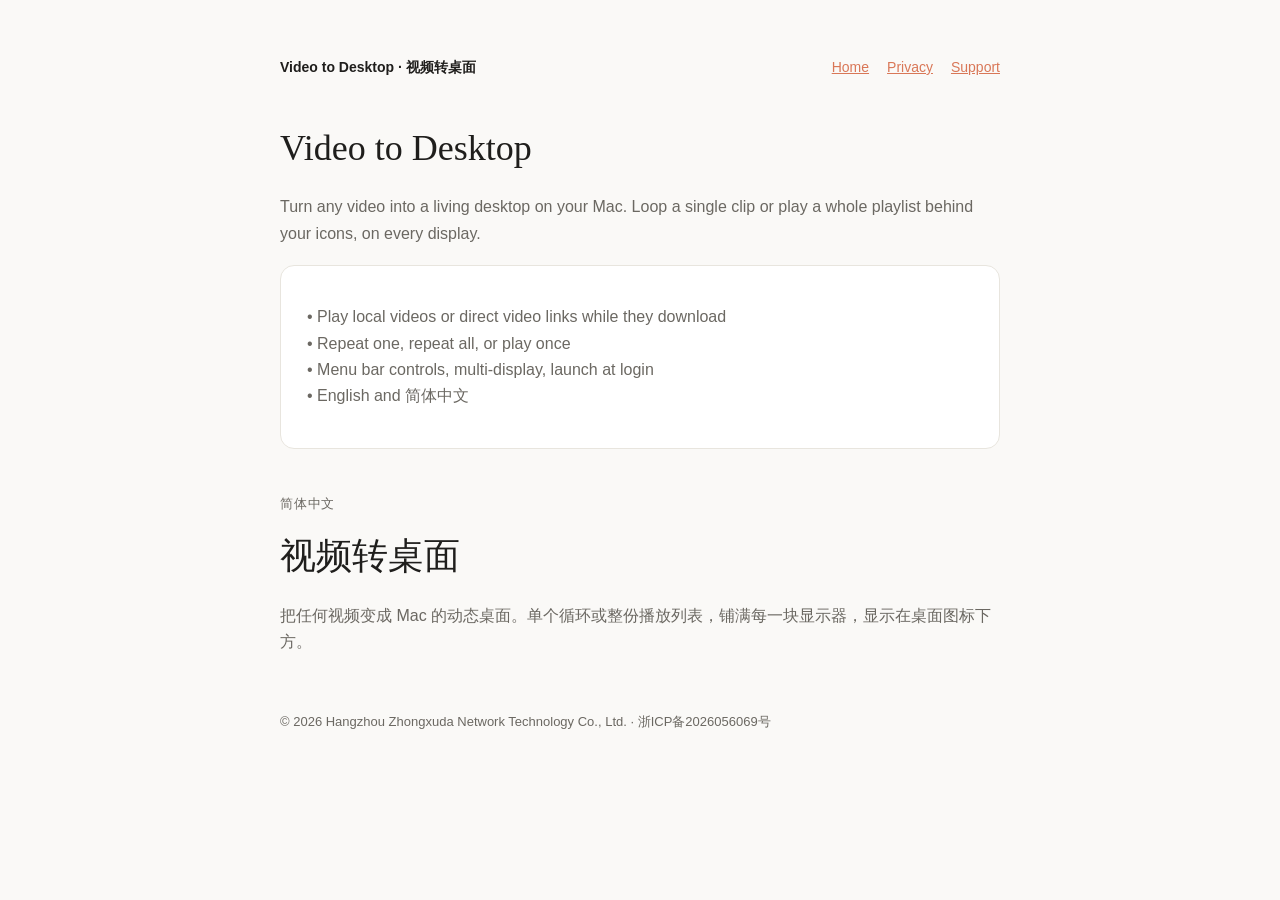
<file: index.html>
<!doctype html><html lang="en"><head><meta charset="utf-8"><meta name="viewport" content="width=device-width,initial-scale=1"><title>Video to Desktop</title><link rel="stylesheet" href="style.css"></head><body><main><nav><b>Video to Desktop · 视频转桌面</b><a href="index.html">Home</a><a href="privacy.html">Privacy</a><a href="support.html">Support</a></nav>
<h1>Video to Desktop</h1><p>Turn any video into a living desktop on your Mac. Loop a single clip or play a whole playlist behind your icons, on every display.</p>
<div class="card"><p>• Play local videos or direct video links while they download<br>• Repeat one, repeat all, or play once<br>• Menu bar controls, multi-display, launch at login<br>• English and 简体中文</p></div>
<p class="lang">简体中文</p><h1>视频转桌面</h1><p>把任何视频变成 Mac 的动态桌面。单个循环或整份播放列表，铺满每一块显示器，显示在桌面图标下方。</p>
<footer>© 2026 Hangzhou Zhongxuda Network Technology Co., Ltd. · 浙ICP备2026056069号</footer></main></body></html>
</file>
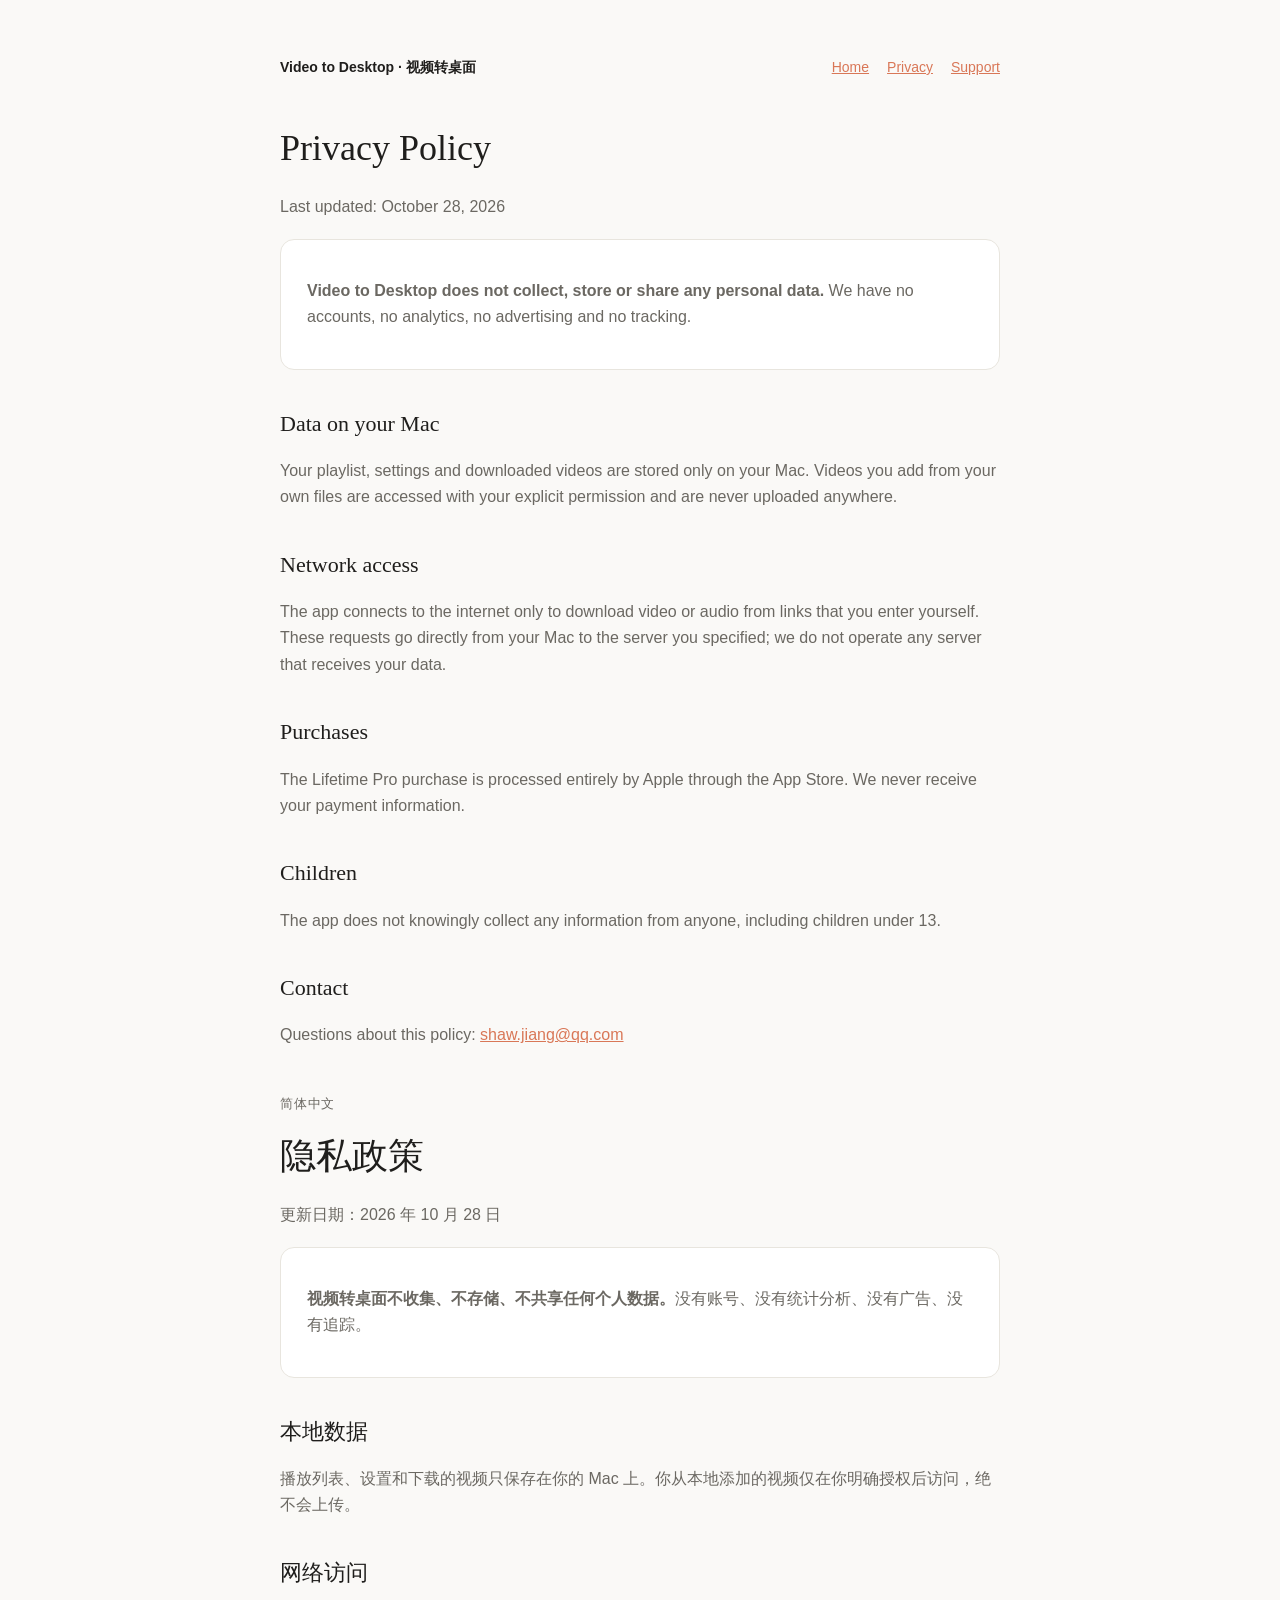
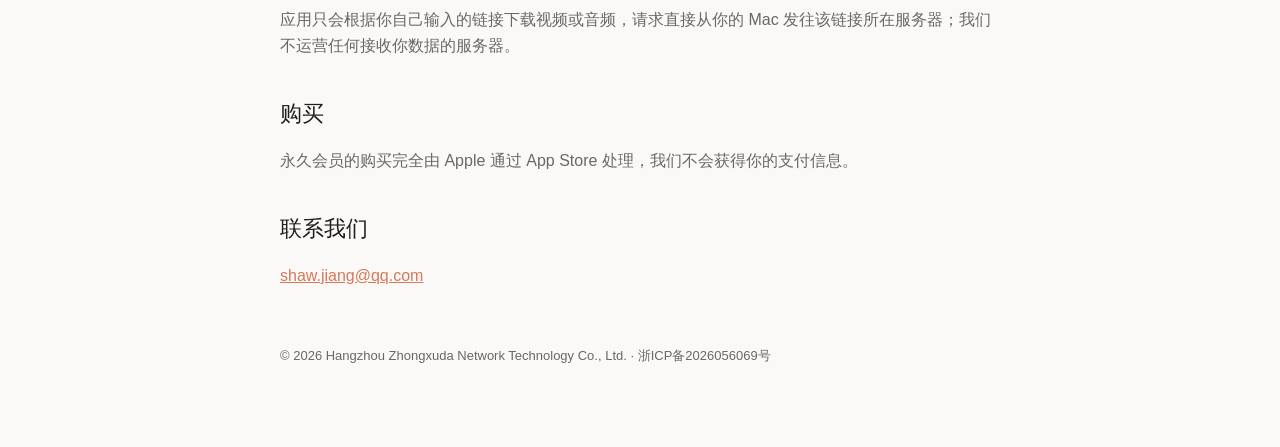
<file: privacy.html>
<!doctype html><html lang="en"><head><meta charset="utf-8"><meta name="viewport" content="width=device-width,initial-scale=1"><title>Privacy Policy · Video to Desktop</title><link rel="stylesheet" href="style.css"></head><body><main><nav><b>Video to Desktop · 视频转桌面</b><a href="index.html">Home</a><a href="privacy.html">Privacy</a><a href="support.html">Support</a></nav>
<h1>Privacy Policy</h1><p>Last updated: October 28, 2026</p>
<div class="card"><p><b>Video to Desktop does not collect, store or share any personal data.</b> We have no accounts, no analytics, no advertising and no tracking.</p></div>
<h2>Data on your Mac</h2><p>Your playlist, settings and downloaded videos are stored only on your Mac. Videos you add from your own files are accessed with your explicit permission and are never uploaded anywhere.</p>
<h2>Network access</h2><p>The app connects to the internet only to download video or audio from links that you enter yourself. These requests go directly from your Mac to the server you specified; we do not operate any server that receives your data.</p>
<h2>Purchases</h2><p>The Lifetime Pro purchase is processed entirely by Apple through the App Store. We never receive your payment information.</p>
<h2>Children</h2><p>The app does not knowingly collect any information from anyone, including children under 13.</p>
<h2>Contact</h2><p>Questions about this policy: <a href="mailto:shaw.jiang@qq.com">shaw.jiang@qq.com</a></p>
<p class="lang">简体中文</p><h1>隐私政策</h1><p>更新日期：2026 年 10 月 28 日</p>
<div class="card"><p><b>视频转桌面不收集、不存储、不共享任何个人数据。</b>没有账号、没有统计分析、没有广告、没有追踪。</p></div>
<h2>本地数据</h2><p>播放列表、设置和下载的视频只保存在你的 Mac 上。你从本地添加的视频仅在你明确授权后访问，绝不会上传。</p>
<h2>网络访问</h2><p>应用只会根据你自己输入的链接下载视频或音频，请求直接从你的 Mac 发往该链接所在服务器；我们不运营任何接收你数据的服务器。</p>
<h2>购买</h2><p>永久会员的购买完全由 Apple 通过 App Store 处理，我们不会获得你的支付信息。</p>
<h2>联系我们</h2><p><a href="mailto:shaw.jiang@qq.com">shaw.jiang@qq.com</a></p>
<footer>© 2026 Hangzhou Zhongxuda Network Technology Co., Ltd. · 浙ICP备2026056069号</footer></main></body></html>
</file>
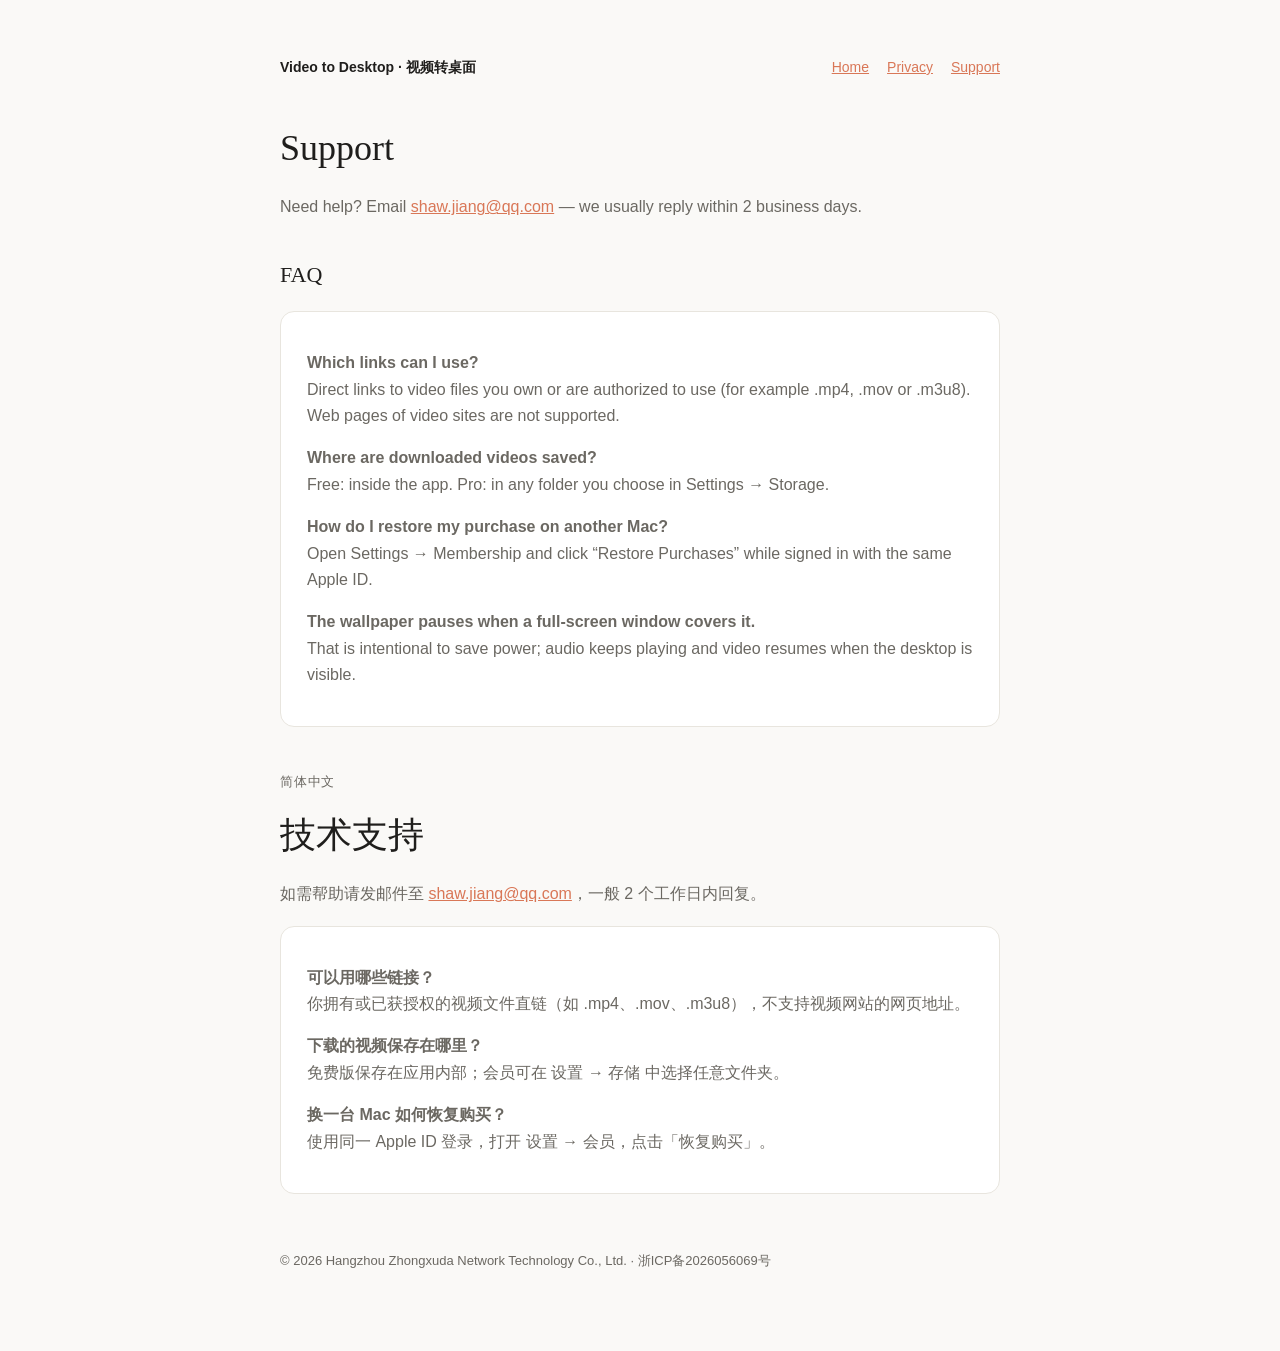
<file: support.html>
<!doctype html><html lang="en"><head><meta charset="utf-8"><meta name="viewport" content="width=device-width,initial-scale=1"><title>Support · Video to Desktop</title><link rel="stylesheet" href="style.css"></head><body><main><nav><b>Video to Desktop · 视频转桌面</b><a href="index.html">Home</a><a href="privacy.html">Privacy</a><a href="support.html">Support</a></nav>
<h1>Support</h1><p>Need help? Email <a href="mailto:shaw.jiang@qq.com">shaw.jiang@qq.com</a> — we usually reply within 2 business days.</p>
<h2>FAQ</h2>
<div class="card"><p><b>Which links can I use?</b><br>Direct links to video files you own or are authorized to use (for example .mp4, .mov or .m3u8). Web pages of video sites are not supported.</p>
<p><b>Where are downloaded videos saved?</b><br>Free: inside the app. Pro: in any folder you choose in Settings → Storage.</p>
<p><b>How do I restore my purchase on another Mac?</b><br>Open Settings → Membership and click “Restore Purchases” while signed in with the same Apple ID.</p>
<p><b>The wallpaper pauses when a full-screen window covers it.</b><br>That is intentional to save power; audio keeps playing and video resumes when the desktop is visible.</p></div>
<p class="lang">简体中文</p><h1>技术支持</h1><p>如需帮助请发邮件至 <a href="mailto:shaw.jiang@qq.com">shaw.jiang@qq.com</a>，一般 2 个工作日内回复。</p>
<div class="card"><p><b>可以用哪些链接？</b><br>你拥有或已获授权的视频文件直链（如 .mp4、.mov、.m3u8），不支持视频网站的网页地址。</p>
<p><b>下载的视频保存在哪里？</b><br>免费版保存在应用内部；会员可在 设置 → 存储 中选择任意文件夹。</p>
<p><b>换一台 Mac 如何恢复购买？</b><br>使用同一 Apple ID 登录，打开 设置 → 会员，点击「恢复购买」。</p></div>
<footer>© 2026 Hangzhou Zhongxuda Network Technology Co., Ltd. · 浙ICP备2026056069号</footer></main></body></html>
</file>
<file: style.css>
:root{--bg:#FAF9F7;--surface:#fff;--border:#E8E5DE;--text:#1F1E1C;--muted:#6B6862;--accent:#D97757}
@media (prefers-color-scheme:dark){:root{--bg:#1F1E1C;--surface:#2B2A27;--border:#3A3934;--text:#F2F0EB;--muted:#A8A49B;--accent:#E08A6D}}
*{box-sizing:border-box}body{margin:0;background:var(--bg);color:var(--text);font:16px/1.65 -apple-system,BlinkMacSystemFont,"PingFang SC","Helvetica Neue",sans-serif}
main{max-width:760px;margin:0 auto;padding:56px 20px 80px}h1,h2{font-family:"New York",Georgia,"Songti SC",serif;font-weight:500}
h1{font-size:36px;margin:0 0 6px}h2{font-size:22px;margin:36px 0 8px}p,li{color:var(--muted)}a{color:var(--accent)}
.card{background:var(--surface);border:1px solid var(--border);border-radius:14px;padding:22px 26px;margin:18px 0}
nav{display:flex;gap:18px;margin:0 0 40px;font-size:14px}nav b{color:var(--text);margin-right:auto}
.lang{font-size:13px;color:var(--muted);text-transform:uppercase;letter-spacing:.06em;margin-top:44px}
footer{margin-top:56px;font-size:13px;color:var(--muted)}
</file>
